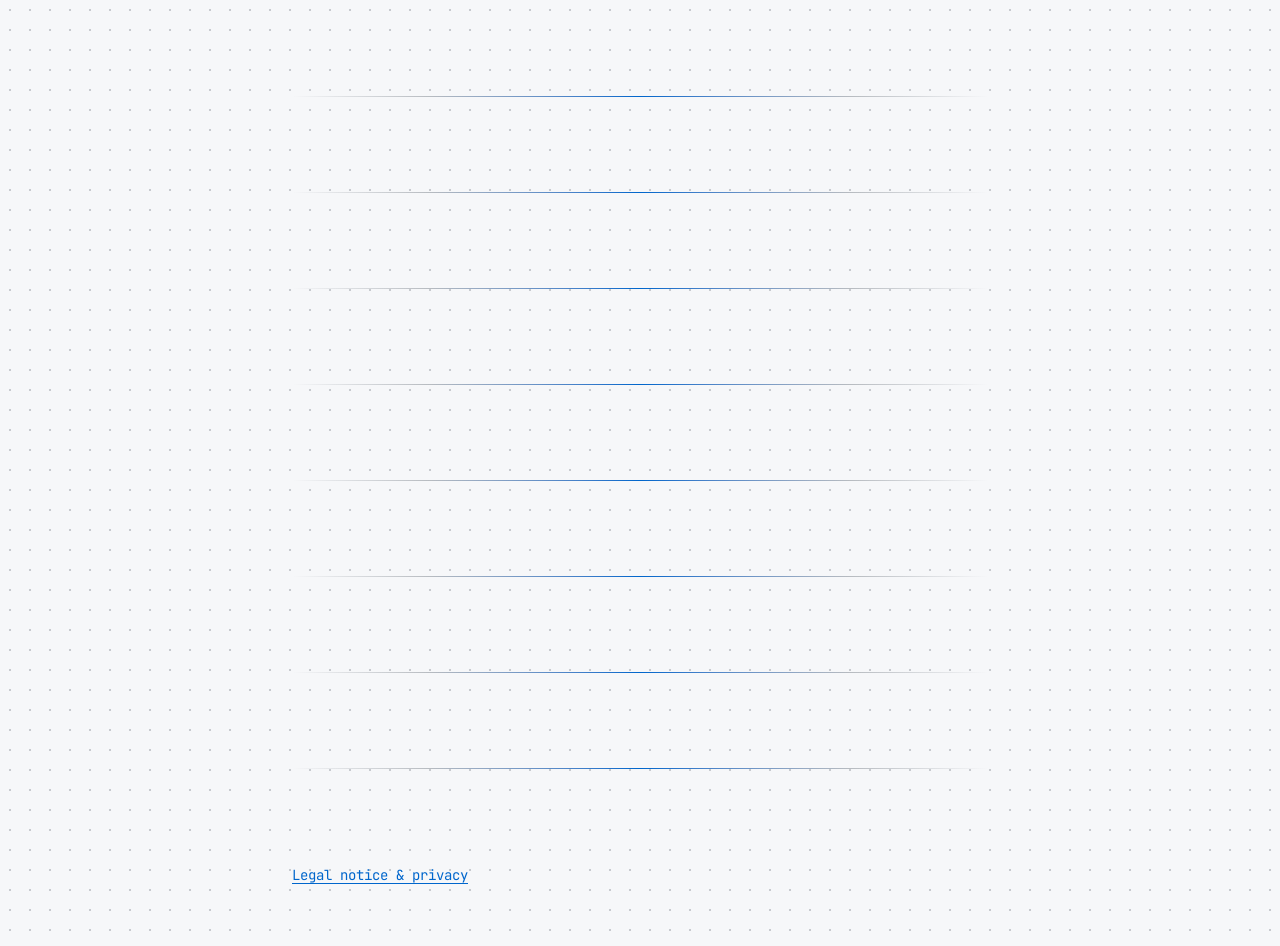
<file: site/index.html>
<!doctype html>
<html lang="en">
  <head>
    <meta charset="utf-8">
    <meta name="viewport" content="width=device-width, initial-scale=1">
    <title>Portfolio</title>
    <meta name="description" content="Personal portfolio: who I am, what I built, where to find me.">
    <link rel="icon" href="assets/favicon.svg" type="image/svg+xml">
    <link rel="stylesheet" href="assets/styles.css">
    <script type="module" src="assets/main.js"></script>
  </head>
  <body>
    <main>
      <header id="bio" class="section"></header>
      <section id="links" class="section"></section>
      <section id="cv" class="section"></section>
      <section id="events" class="section"></section>
      <section id="stats" class="section"></section>
      <section id="now" class="section"></section>
      <section id="projects" class="section"></section>
      <section id="certifications" class="section"></section>
      <section id="courses" class="section"></section>
    </main>
    <footer>
      <a href="privacy.html">Legal notice &amp; privacy</a>
      <div id="colophon"></div>
    </footer>
  </body>
</html>
</file>
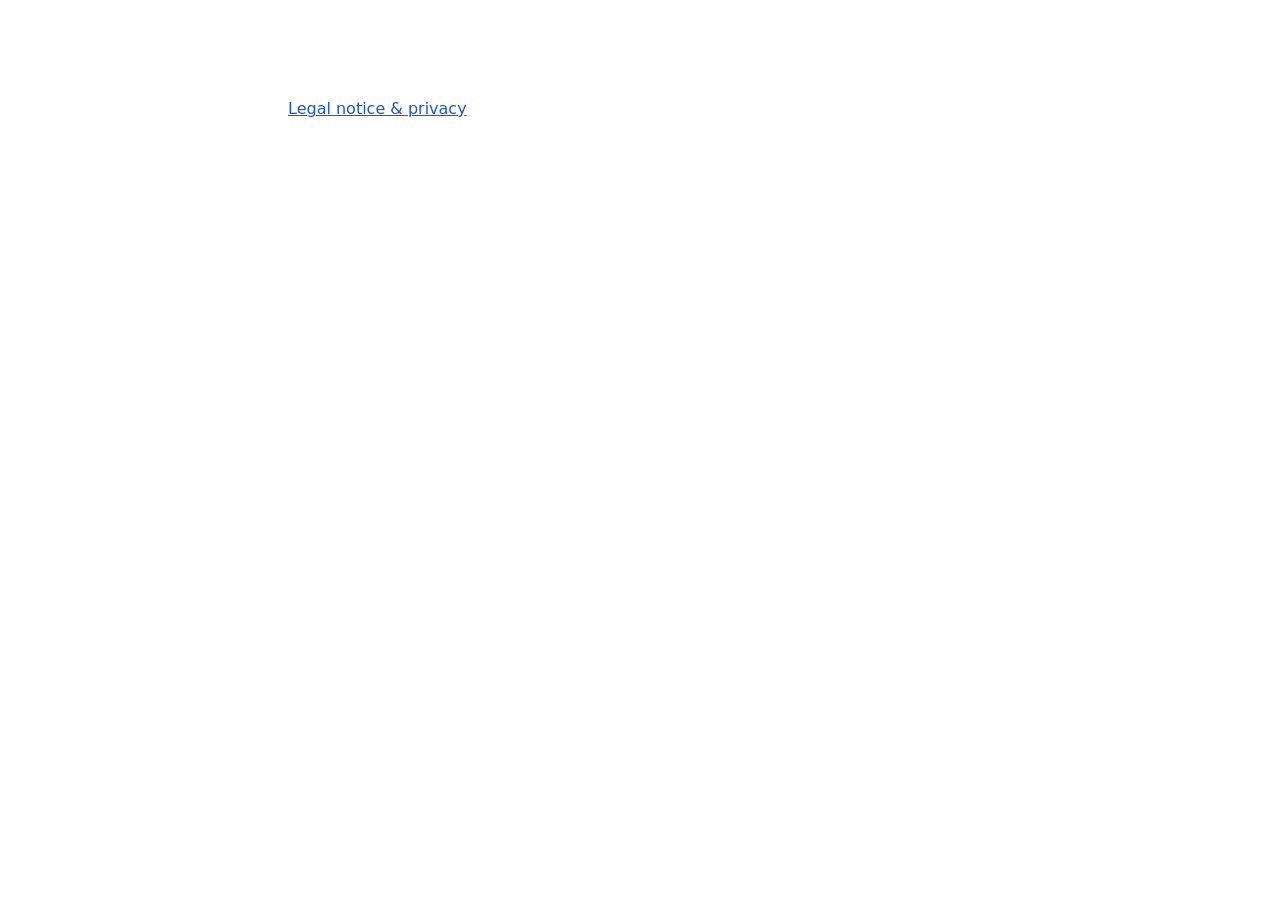
<file: checkpoints/analyst/site/index.html>
<!doctype html>
<html lang="en">
  <head>
    <meta charset="utf-8">
    <meta name="viewport" content="width=device-width, initial-scale=1">
    <title>Portfolio</title>
    <meta name="description" content="Personal portfolio: who I am, what I built, where to find me.">
    <link rel="icon" href="assets/favicon.svg" type="image/svg+xml">
    <link rel="stylesheet" href="assets/styles.css">
    <script type="module" src="assets/main.js"></script>
  </head>
  <body>
    <main>
      <header id="bio" class="section"></header>
      <section id="stats" class="section"></section>
      <section id="now" class="section"></section>
      <section id="projects" class="section"></section>
      <section id="events" class="section"></section>
      <section id="certifications" class="section"></section>
      <section id="courses" class="section"></section>
      <section id="links" class="section"></section>
      <section id="cv" class="section"></section>
    </main>
    <footer>
      <a href="privacy.html">Legal notice &amp; privacy</a>
      <div id="colophon"></div>
    </footer>
  </body>
</html>
</file>
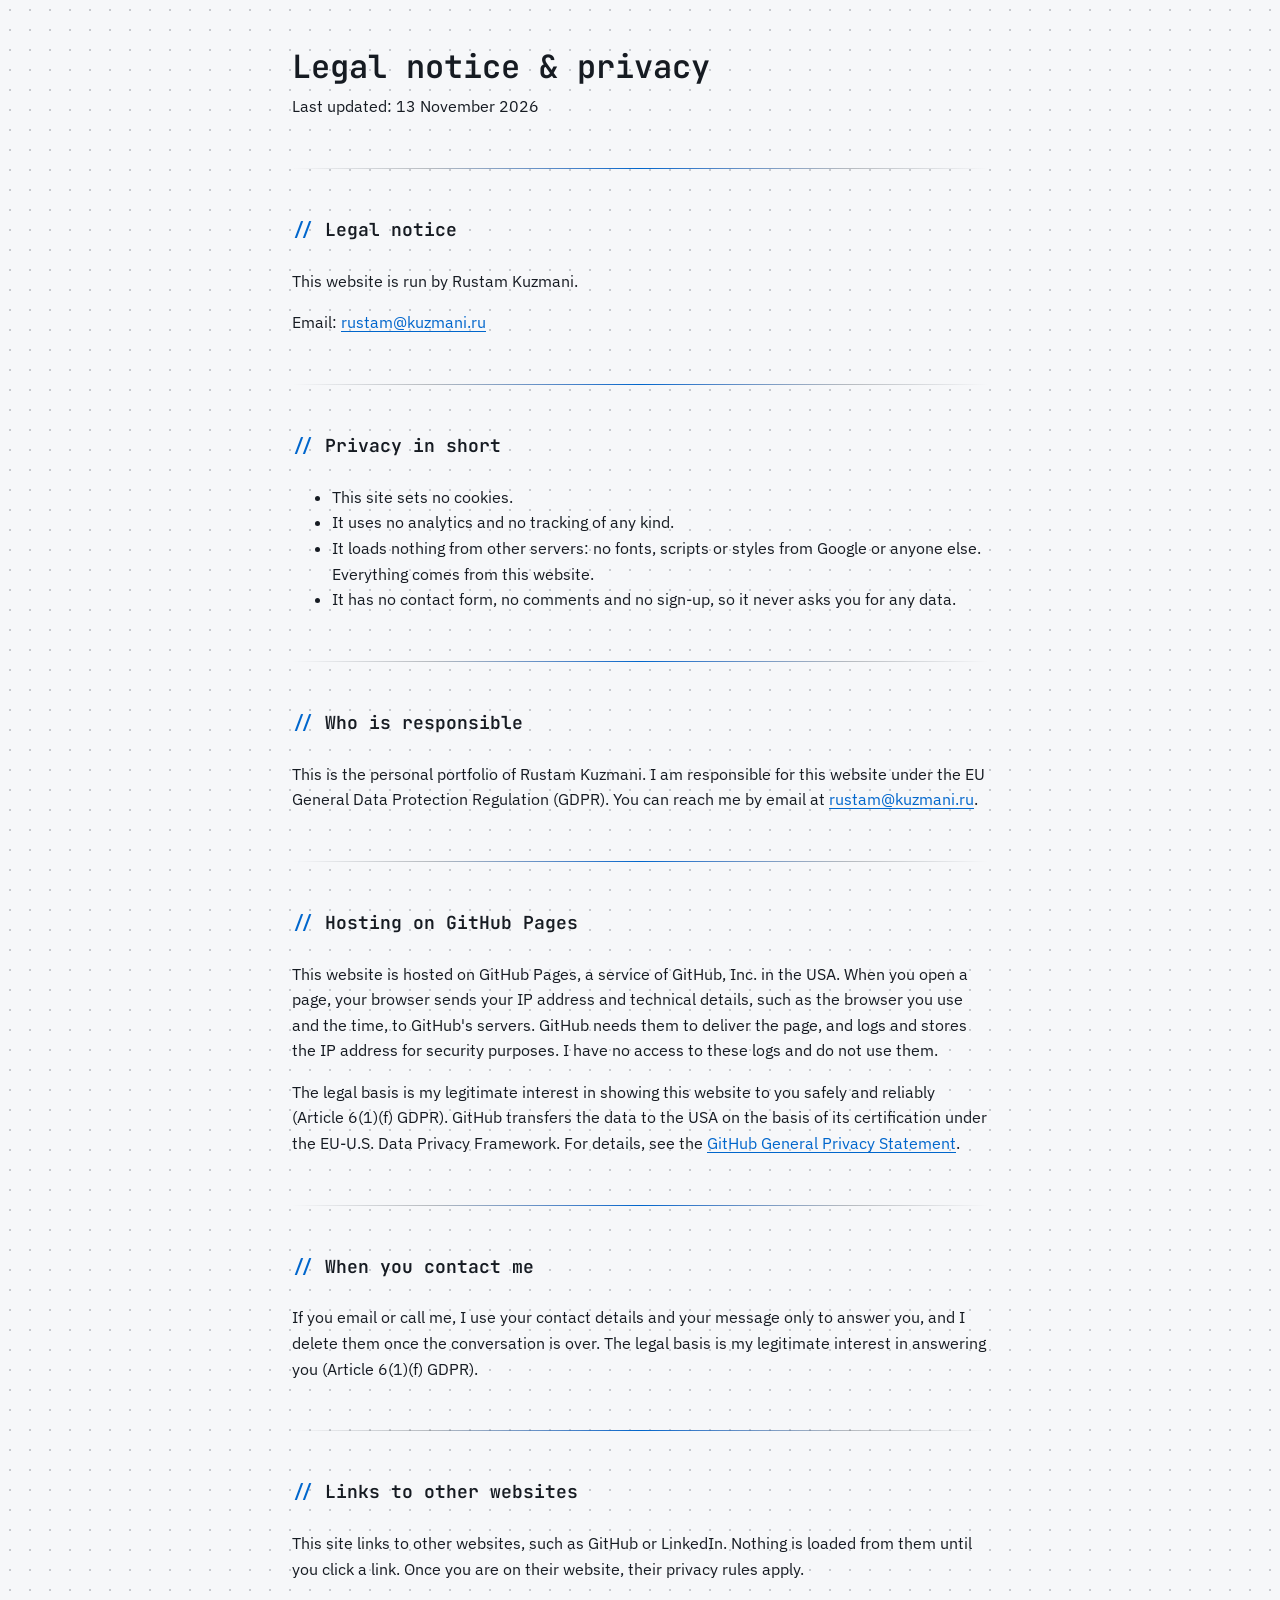
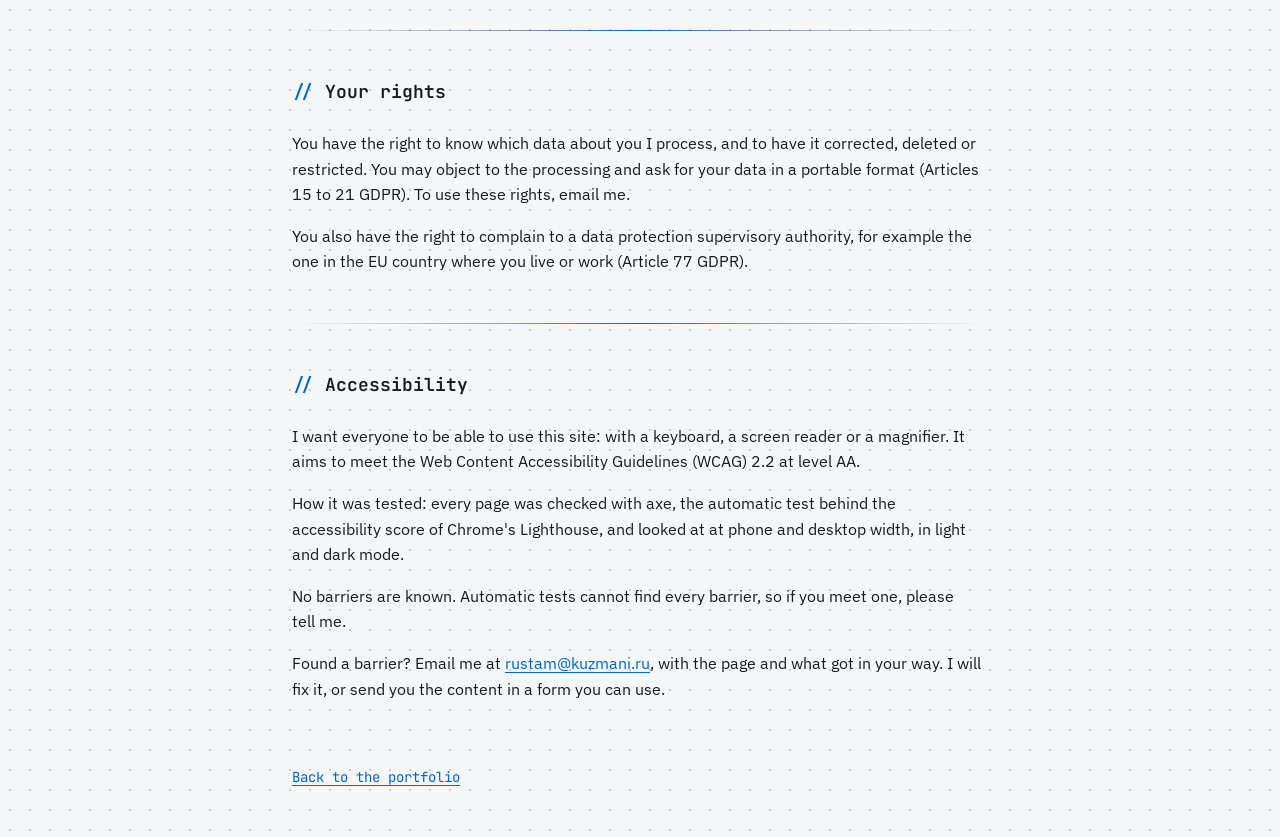
<file: site/privacy.html>
<!doctype html>
<html lang="en">
  <head>
    <meta charset="utf-8">
    <meta name="viewport" content="width=device-width, initial-scale=1">
    <title>Legal notice &amp; privacy · Rustam Kuzmani</title>
    <meta name="description" content="Who runs this portfolio site, how it handles your data, and how accessible it is.">
    <link rel="icon" href="assets/favicon.svg" type="image/svg+xml">
    <link rel="stylesheet" href="assets/styles.css">
  </head>
  <body>
    <main>
      <header class="section">
        <h1>Legal notice &amp; privacy</h1>
        <p>Last updated: 13 November 2026</p>
      </header>

      <section class="section" id="legal-notice">
        <h2>Legal notice</h2>
        <p>This website is run by Rustam Kuzmani.</p>
        <p>Email: <a href="mailto:rustam@kuzmani.ru">rustam@kuzmani.ru</a></p>
      </section>

      <section class="section" id="privacy">
        <h2>Privacy in short</h2>
        <ul>
          <li>This site sets no cookies.</li>
          <li>It uses no analytics and no tracking of any kind.</li>
          <li>It loads nothing from other servers: no fonts, scripts or styles from Google or anyone else. Everything comes from this website.</li>
          <li>It has no contact form, no comments and no sign-up, so it never asks you for any data.</li>
        </ul>
      </section>

      <section class="section">
        <h2>Who is responsible</h2>
        <p>This is the personal portfolio of Rustam Kuzmani. I am responsible for this website under the EU General Data Protection Regulation (GDPR). You can reach me by email at <a href="mailto:rustam@kuzmani.ru">rustam@kuzmani.ru</a>.</p>
      </section>

      <section class="section">
        <h2>Hosting on GitHub Pages</h2>
        <p>This website is hosted on GitHub Pages, a service of GitHub, Inc. in the USA. When you open a page, your browser sends your IP address and technical details, such as the browser you use and the time, to GitHub's servers. GitHub needs them to deliver the page, and logs and stores the IP address for security purposes. I have no access to these logs and do not use them.</p>
        <p>The legal basis is my legitimate interest in showing this website to you safely and reliably (Article 6(1)(f) GDPR). GitHub transfers the data to the USA on the basis of its certification under the EU-U.S. Data Privacy Framework. For details, see the <a href="https://docs.github.com/en/site-policy/privacy-policies/github-general-privacy-statement">GitHub General Privacy Statement</a>.</p>
      </section>

      <section class="section">
        <h2>When you contact me</h2>
        <p>If you email or call me, I use your contact details and your message only to answer you, and I delete them once the conversation is over. The legal basis is my legitimate interest in answering you (Article 6(1)(f) GDPR).</p>
      </section>

      <section class="section">
        <h2>Links to other websites</h2>
        <p>This site links to other websites, such as GitHub or LinkedIn. Nothing is loaded from them until you click a link. Once you are on their website, their privacy rules apply.</p>
      </section>

      <section class="section">
        <h2>Your rights</h2>
        <p>You have the right to know which data about you I process, and to have it corrected, deleted or restricted. You may object to the processing and ask for your data in a portable format (Articles 15 to 21 GDPR). To use these rights, email me.</p>
        <p>You also have the right to complain to a data protection supervisory authority, for example the one in the EU country where you live or work (Article 77 GDPR).</p>
      </section>

      <section class="section" id="accessibility">
        <h2>Accessibility</h2>
        <p>I want everyone to be able to use this site: with a keyboard, a screen reader or a magnifier. It aims to meet the Web Content Accessibility Guidelines (WCAG) 2.2 at level AA.</p>
        <p>How it was tested: every page was checked with axe, the automatic test behind the accessibility score of Chrome's Lighthouse, and looked at at phone and desktop width, in light and dark mode.</p>
        <p>No barriers are known. Automatic tests cannot find every barrier, so if you meet one, please tell me.</p>
        <p>Found a barrier? Email me at <a href="mailto:rustam@kuzmani.ru">rustam@kuzmani.ru</a>, with the page and what got in your way. I will fix it, or send you the content in a form you can use.</p>
      </section>
    </main>
    <footer>
      <a href="./">Back to the portfolio</a>
    </footer>
  </body>
</html>
</file>
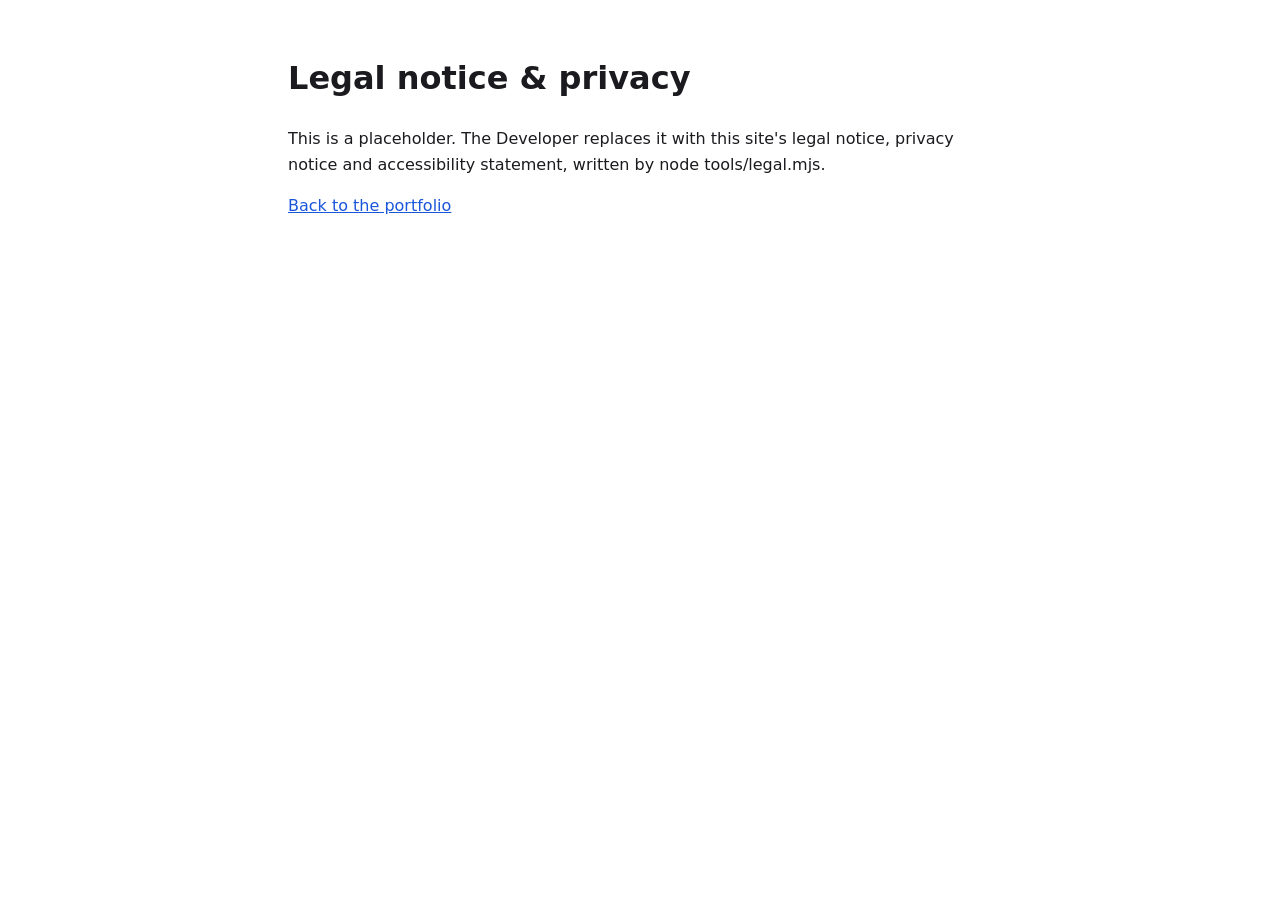
<file: checkpoints/analyst/site/privacy.html>
<!doctype html>
<html lang="en">
  <head>
    <meta charset="utf-8">
    <meta name="viewport" content="width=device-width, initial-scale=1">
    <title>Legal notice &amp; privacy</title>
    <link rel="icon" href="assets/favicon.svg" type="image/svg+xml">
    <link rel="stylesheet" href="assets/styles.css">
  </head>
  <body>
    <main data-placeholder="legal">
      <h1>Legal notice &amp; privacy</h1>
      <p>This is a placeholder. The Developer replaces it with this site's legal notice, privacy notice and accessibility statement, written by node tools/legal.mjs.</p>
      <p><a href="./">Back to the portfolio</a></p>
    </main>
  </body>
</html>
</file>
<file: site/assets/styles.css>
/* JetBrains Mono 2.211, SIL Open Font License 1.1: fonts/jetbrains-mono/OFL.txt */
@font-face {
  font-family: "JetBrains Mono";
  font-style: normal;
  font-weight: 100 800;
  font-display: swap;
  src: url("fonts/jetbrains-mono/jetbrains-mono-latin-wght-normal.woff2") format("woff2");
}

/* IBM Plex Sans 3.201, SIL Open Font License 1.1: fonts/ibm-plex-sans/OFL.txt */
@font-face {
  font-family: "IBM Plex Sans";
  font-style: normal;
  font-weight: 100 700;
  font-display: swap;
  src: url("fonts/ibm-plex-sans/ibm-plex-sans-latin-wght-normal.woff2") format("woff2");
}

:root {
  color-scheme: light dark;
  --background: light-dark(#f6f7f9, #0d1117);
  --surface: light-dark(#f1f3f6, #161b22);
  --text: light-dark(#161b22, #e6edf3);
  --muted: light-dark(#57606a, #9198a1);
  --accent: light-dark(#0066cc, #38bdf8);
  --on-accent: light-dark(#ffffff, #0d1117);

  --font-heading: "JetBrains Mono", ui-monospace, Menlo, Consolas, monospace;
  --font-body: "IBM Plex Sans", system-ui, sans-serif;
  --font-details: "JetBrains Mono", ui-monospace, Menlo, Consolas, monospace;
}

@view-transition {
  navigation: auto;
}

* {
  box-sizing: border-box;
}

body {
  margin: 0;
  font-family: var(--font-body);
  font-size: 1rem;
  line-height: 1.6;
  color: var(--text);
  background-color: var(--background);
  background-image: radial-gradient(color-mix(in srgb, var(--muted) 30%, transparent) 1px, transparent 1px);
  background-size: 1.25rem 1.25rem;
}

main,
footer {
  max-width: 46rem;
  margin-inline: auto;
  padding-inline: 1.25rem;
}

main {
  padding-block: 3rem;
}

footer {
  padding-block-end: 3rem;
  font-family: var(--font-details);
  font-size: 0.875rem;
  color: var(--muted);
}

/* Mountain ridge divider between sections (personal detail inspired by Almaty peaks) */
.section + .section {
  margin-block-start: 3rem;
  padding-block-start: 3rem;
  background-image: linear-gradient(
    to right,
    transparent 0%,
    color-mix(in srgb, var(--muted) 40%, transparent) 20%,
    var(--accent) 50%,
    color-mix(in srgb, var(--muted) 40%, transparent) 80%,
    transparent 100%
  );
  background-repeat: no-repeat;
  background-size: 100% 1px;
  background-position: top center;
}

/* Headings */
h1, h2, h3, h4 {
  font-family: var(--font-heading);
  font-weight: 600;
  color: var(--text);
  margin-block: 0 0.5rem;
  text-wrap: balance;
}

h1 {
  font-size: 2rem;
  line-height: 1.2;
}

/* Section headings with // decoration */
.section > h2 {
  font-size: 1.125rem;
  margin-block-end: 1.5rem;
}

.section > h2::before {
  content: "// ";
  content: "// " / "";
  color: var(--accent);
}

p {
  margin-block: 0 1rem;
  text-wrap: pretty;
}

/* Links & Focus ring */
a {
  color: var(--accent);
  text-decoration: underline;
  text-underline-offset: 0.2em;
}

a:hover {
  filter: brightness(1.15);
}

:focus-visible {
  outline: 2px solid var(--accent);
  outline-offset: 3px;
}

/* First screen: Header #bio */
#bio .headline {
  font-family: var(--font-details);
  font-size: 1.125rem;
  color: var(--muted);
  margin-block-end: 1.25rem;
}

#bio .pitch {
  font-size: 1.125rem;
  font-weight: 500;
  color: var(--text);
  margin-block-end: 1rem;
}

#bio .availability {
  font-family: var(--font-details);
  font-size: 0.875rem;
  padding: 0.75rem 1rem;
  background: var(--surface);
  border: 1px solid color-mix(in srgb, var(--muted) 35%, transparent);
  display: inline-block;
  margin-block-end: 1.25rem;
}

#bio .availability a {
  display: inline-block;
  margin-inline-start: 0.5rem;
  padding: 0.25rem 0.5rem;
  background: var(--accent);
  color: var(--on-accent);
  text-decoration: none;
  font-weight: 600;
}

#bio .availability a:hover {
  filter: brightness(1.1);
}

.facts {
  list-style: none;
  padding: 0;
  margin: 0 0 1.5rem 0;
  display: flex;
  flex-direction: column;
  gap: 0.5rem;
  font-family: var(--font-details);
  font-size: 0.875rem;
  color: var(--muted);
}

.facts .fact-label {
  color: var(--accent);
  font-weight: 600;
}

/* Links section */
#links .links {
  list-style: none;
  padding: 0;
  margin: 0;
  display: flex;
  flex-wrap: wrap;
  gap: 1rem;
}

#links .links li a {
  display: inline-block;
  font-family: var(--font-heading);
  font-size: 0.875rem;
  padding: 0.625rem 1.25rem;
  background: var(--surface);
  border: 1px solid color-mix(in srgb, var(--muted) 35%, transparent);
  text-decoration: none;
  color: var(--text);
  transition: border-color 150ms ease, color 150ms ease;
}

#links .links li a:hover,
#links .links li a:focus-visible {
  border-color: var(--accent);
  color: var(--accent);
}

/* CV Section: Experience & Timeline */
#cv h3 {
  font-size: 1rem;
  color: var(--muted);
  text-transform: uppercase;
  letter-spacing: 0.05em;
  margin-block: 2rem 1rem;
}

.cv-list {
  list-style: none;
  padding: 0;
  margin: 0;
  display: flex;
  flex-direction: column;
  gap: 1rem;
}

.cv-list li {
  padding: 1.25rem;
  background: var(--surface);
  border: 1px solid color-mix(in srgb, var(--muted) 30%, transparent);
}

.cv-list h4 {
  font-size: 1rem;
  margin-block-end: 0.25rem;
}

.period {
  font-family: var(--font-details);
  font-size: 0.875rem;
  color: var(--muted);
  margin-block-end: 0.5rem;
}

/* Skills: array-style [ "PHP", "GoLang" ] */
.skills {
  list-style: none;
  padding: 1rem 1.25rem;
  margin: 0;
  background: var(--surface);
  border: 1px solid color-mix(in srgb, var(--muted) 30%, transparent);
  display: flex;
  flex-wrap: wrap;
  align-items: center;
  gap: 0.25rem 0.5rem;
  font-family: var(--font-details);
  font-size: 0.875rem;
}

.skills::before {
  content: "[ ";
  content: "[ " / "";
  color: var(--muted);
}

.skills::after {
  content: " ]";
  content: " ]" / "";
  color: var(--muted);
}

.skills li {
  display: inline;
  color: var(--text);
}

.skills li::before {
  content: '"';
  color: var(--accent);
}

.skills li::after {
  content: '",';
  color: var(--accent);
}

.skills li:last-child::after {
  content: '"';
  color: var(--accent);
}

/* Events Widget */
.events {
  list-style: none;
  padding: 0;
  margin: 0;
  display: flex;
  flex-direction: column;
  gap: 1rem;
}

.event {
  padding: 1.25rem;
  background: var(--surface);
  border: 1px solid color-mix(in srgb, var(--muted) 30%, transparent);
}

.event-badge {
  font-size: 1rem;
  display: flex;
  flex-wrap: wrap;
  align-items: baseline;
  gap: 0.5rem;
}

.event-badge .role {
  font-family: var(--font-details);
  font-size: 0.75rem;
  padding: 0.15rem 0.4rem;
  background: color-mix(in srgb, var(--muted) 20%, transparent);
  border: 1px solid color-mix(in srgb, var(--muted) 40%, transparent);
  color: var(--text);
  text-transform: uppercase;
}

.sessions {
  list-style: none;
  padding: 0;
  margin: 0.75rem 0 0 0;
}

.session-badge {
  display: inline-flex;
  flex-wrap: wrap;
  align-items: baseline;
  gap: 0.5rem;
  font-family: var(--font-details);
  font-size: 0.875rem;
}

.session-badge .type {
  font-size: 0.75rem;
  padding: 0.15rem 0.4rem;
  background: var(--accent);
  color: var(--on-accent);
  text-transform: uppercase;
  font-weight: 600;
}

/* Projects & Optional modules cards */
.projects {
  list-style: none;
  padding: 0;
  margin: 0;
  display: grid;
  grid-template-columns: 1fr;
  gap: 1rem;
}

@media (min-width: 40rem) {
  .projects {
    grid-template-columns: 1fr 1fr;
  }
}

.project {
  background: var(--surface);
  border: 1px solid color-mix(in srgb, var(--muted) 30%, transparent);
  padding: 1.25rem;
  transition: transform 150ms ease, opacity 150ms ease, border-color 150ms ease;
}

.project h3 {
  font-size: 1rem;
}

.project-links {
  display: flex;
  flex-wrap: wrap;
  gap: 1rem;
  font-family: var(--font-details);
  font-size: 0.875rem;
  margin-block-start: 1rem;
  margin-block-end: 0;
}

/* Signature move: Other cards step back on hover and focus */
@media (prefers-reduced-motion: no-preference) {
  .projects:has(.project:hover, .project:focus-within) .project:not(:hover, :focus-within) {
    transform: scale(0.98);
    opacity: 0.75;
    border-color: color-mix(in srgb, var(--muted) 15%, transparent);
  }

  .cv-list:has(li:hover, li:focus-within) li:not(:hover, :focus-within) {
    transform: scale(0.98);
    opacity: 0.75;
    border-color: color-mix(in srgb, var(--muted) 15%, transparent);
  }
}

@media (prefers-reduced-motion: reduce) {
  .projects:has(.project:hover, .project:focus-within) .project:not(:hover, :focus-within) {
    opacity: 0.8;
  }
  .cv-list:has(li:hover, li:focus-within) li:not(:hover, :focus-within) {
    opacity: 0.8;
  }
}

/* Footer & Colophon */
#colophon {
  margin-block-start: 0.75rem;
}
</file>
<file: checkpoints/analyst/site/assets/styles.css>
/* Plain starting styles. The Developer role replaces them with the design brief. */
:root {
  color-scheme: light dark;
  --text: light-dark(#1b1b1f, #ececf1);
  --muted: light-dark(#5a5a66, #a8a8b3);
  --background: light-dark(#ffffff, #121216);
  --accent: light-dark(#1a56db, #8fb2ff);
  font-family: system-ui, sans-serif;
  line-height: 1.6;
  color: var(--text);
  background: var(--background);
}

body {
  margin: 0;
}

main,
footer {
  max-width: 44rem;
  margin-inline: auto;
  padding: 2rem 1.25rem;
}

a {
  color: var(--accent);
}

.headline,
.period {
  color: var(--muted);
}

.projects,
.links,
.cv-list {
  list-style: none;
  padding: 0;
}

.project,
.cv-list li {
  margin-block-end: 1.5rem;
}

.project-links,
.links,
.skills {
  display: flex;
  flex-wrap: wrap;
  gap: 1rem;
}

.skills {
  padding: 0;
  list-style: none;
}

.photo {
  border-radius: 50%;
}

.role,
.type {
  color: var(--muted);
}

.project-image {
  max-width: 100%;
  height: auto;
}
</file>
